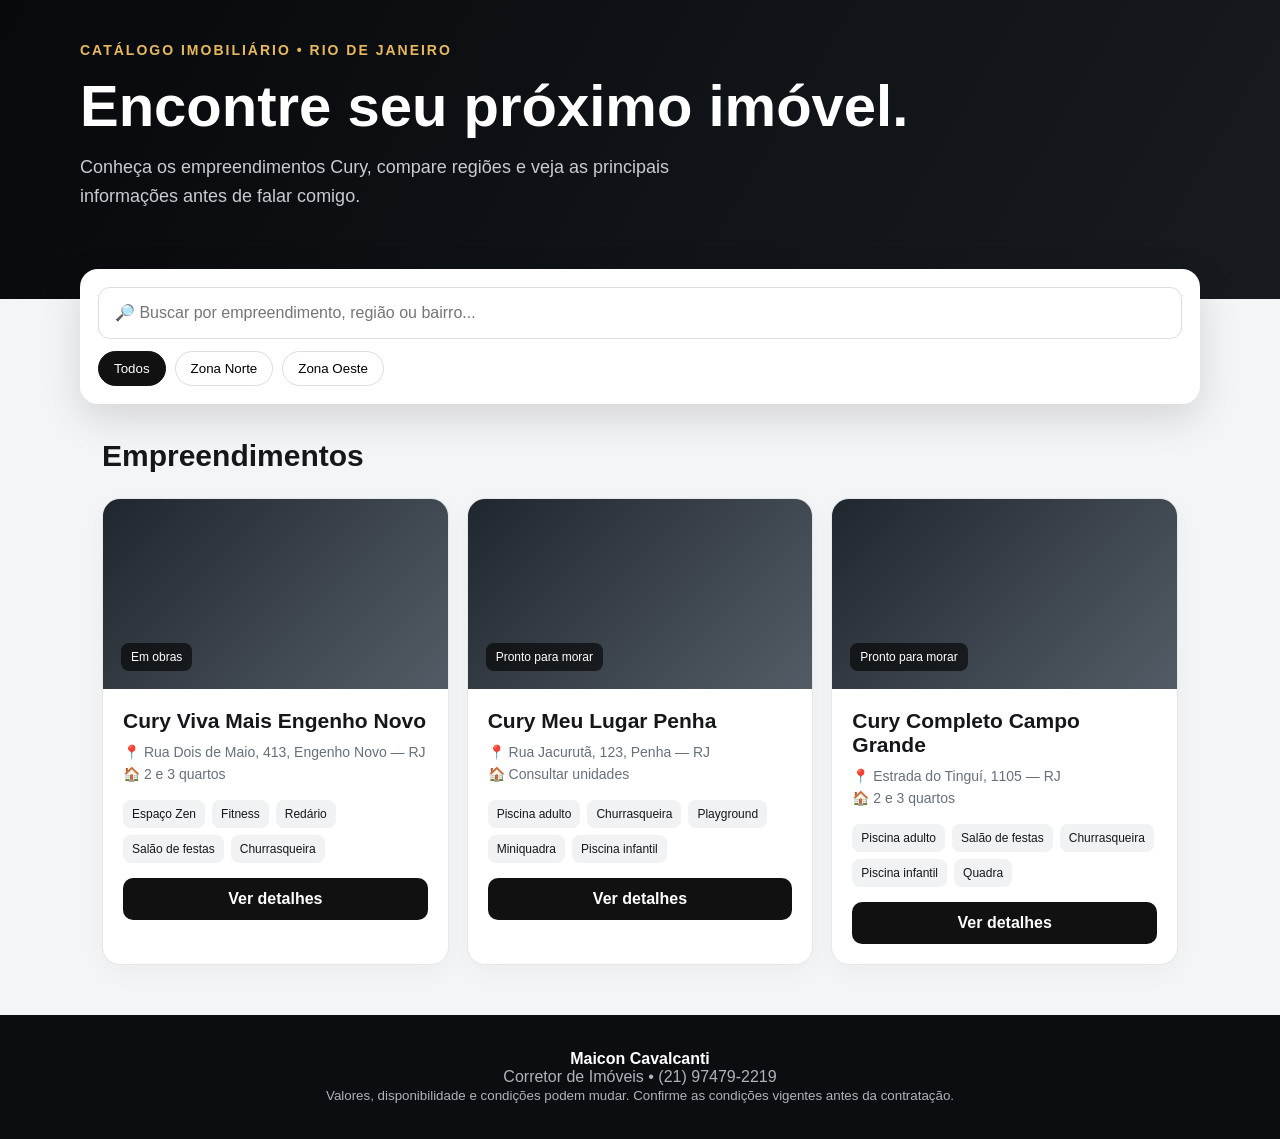
<file: index.html>
<!doctype html><html lang="pt-BR"><head>
<meta charset="utf-8"><meta name="viewport" content="width=device-width,initial-scale=1">
<title>Catálogo Cury RJ | Maicon Cavalcanti</title><meta name="description" content="Catálogo online de empreendimentos Cury no Rio de Janeiro.">
<link rel="stylesheet" href="style.css"></head><body>
<header class="hero"><div class="wrap"><div class="brand">CATÁLOGO IMOBILIÁRIO • RIO DE JANEIRO</div>
<h1>Encontre seu próximo imóvel.</h1><p>Conheça os empreendimentos Cury, compare regiões e veja as principais informações antes de falar comigo.</p></div></header>
<section class="search"><input id="search" placeholder="🔎 Buscar por empreendimento, região ou bairro..."><div class="filters" id="filters"></div></section>
<section class="section wrap" id="catalog"><h2>Empreendimentos</h2><div id="grid" class="grid"></div></section>
<footer><strong id="broker">Maicon Cavalcanti</strong><br>Corretor de Imóveis • <span id="phone"></span><br><small>Valores, disponibilidade e condições podem mudar. Confirme as condições vigentes antes da contratação.</small></footer>
<script src="data.js"></script>
<script src="app.js"></script>
</file>
<file: style.css>
:root{--bg:#0b0d10;--card:#15191f;--muted:#9ba3ad;--text:#f7f7f5;--gold:#d8a84e;--line:#262c33;--green:#20c77a}
*{box-sizing:border-box}body{margin:0;font-family:Inter,Arial,sans-serif;background:#f4f5f7;color:#15171a}a{text-decoration:none;color:inherit}
.hero{background:linear-gradient(120deg,#07090c,#171b20);color:#fff;padding:42px 22px 70px}.wrap{max-width:1120px;margin:auto}.brand{font-size:14px;letter-spacing:2px;color:#e7b85e;font-weight:800}.hero h1{font-size:clamp(32px,5vw,58px);margin:18px 0 10px;line-height:1.02}.hero p{color:#c7ccd3;max-width:650px;font-size:18px;line-height:1.6}
.search{margin:-30px auto 35px;background:white;border-radius:18px;padding:18px;box-shadow:0 14px 40px #0002;position:relative;max-width:1120px}.search input{width:100%;padding:16px;border:1px solid #ddd;border-radius:12px;font-size:16px}.filters{display:flex;gap:9px;flex-wrap:wrap;margin-top:12px}.filters button{border:1px solid #ddd;background:white;border-radius:999px;padding:9px 15px;cursor:pointer}.filters button.active{background:#111;color:white;border-color:#111}
.section{padding:0 22px 50px}.section h2{font-size:30px}.grid{display:grid;grid-template-columns:repeat(auto-fit,minmax(280px,1fr));gap:18px}.card{background:#fff;border:1px solid #e4e6e9;border-radius:18px;overflow:hidden;box-shadow:0 7px 25px #0000000a}.visual{height:190px;background:linear-gradient(135deg,#20262d,#535c66);display:flex;align-items:end;padding:18px;color:#fff}.visual span{background:#0009;padding:7px 10px;border-radius:8px;font-size:12px}.body{padding:20px}.body h3{margin:0 0 8px;font-size:21px}.meta{color:#66707a;font-size:14px;line-height:1.6}.tags{display:flex;gap:7px;flex-wrap:wrap;margin:15px 0}.tag{background:#f0f2f4;padding:7px 9px;border-radius:8px;font-size:12px}.btn{display:inline-flex;align-items:center;justify-content:center;background:#111;color:white;padding:12px 15px;border-radius:10px;font-weight:700;width:100%}
.detail{max-width:900px;margin:35px auto;background:#fff;border-radius:20px;padding:28px;box-shadow:0 10px 35px #0001}.detail h1{font-size:38px;margin:8px 0}.back{display:inline-block;margin-bottom:20px;color:#666}.detail .feature-grid{display:grid;grid-template-columns:repeat(auto-fit,minmax(170px,1fr));gap:10px}.feature{padding:14px;background:#f5f6f7;border-radius:12px}.whats{background:var(--green);color:#062d1c;display:block;text-align:center;padding:15px;border-radius:12px;font-weight:800;margin-top:22px}
footer{background:#0b0d10;color:#aeb4bc;padding:35px 22px;text-align:center}footer strong{color:#fff}
@media(max-width:600px){.hero{padding-top:30px}.search{margin: -22px 14px 28px}.detail{margin:20px 14px}.detail h1{font-size:30px}}
</file>
